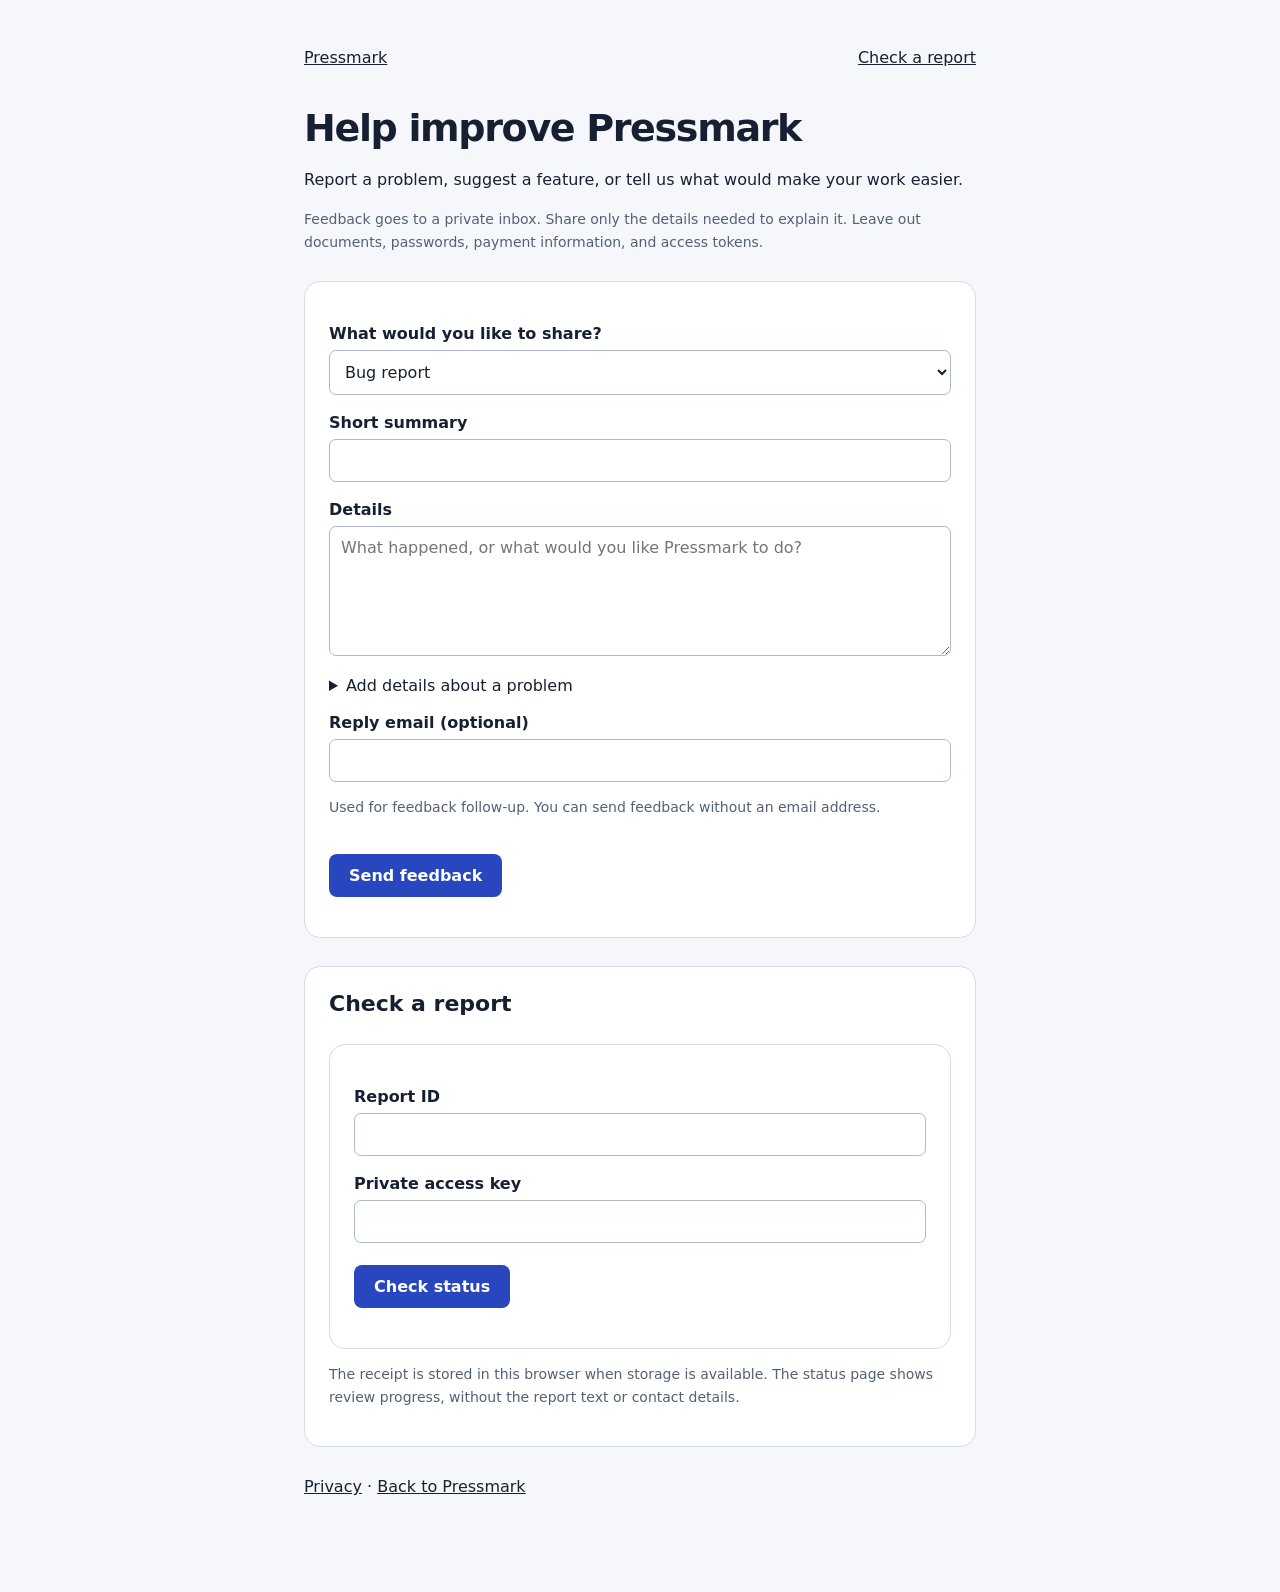
<file: src/feedback.html>
<!doctype html>
<!-- Author: Daniel Hallman -->
<html lang="en"><head><meta charset="utf-8"><meta name="viewport" content="width=device-width,initial-scale=1"><meta name="robots" content="noindex,nofollow"><title>Give feedback | Pressmark</title>
<style>
:root{color-scheme:light dark;font-family:Inter,ui-sans-serif,system-ui,sans-serif;color:light-dark(#172033,#e5eaf3);background:light-dark(#f5f7fa,#10151f)}*{box-sizing:border-box}body{margin:0}main{max-width:720px;margin:48px auto;padding:0 24px 48px}nav{display:flex;justify-content:space-between;gap:20px;margin-bottom:40px}a{color:inherit}h1{font-size:clamp(28px,5vw,38px);letter-spacing:-.035em;line-height:1.15;margin:0 0 16px}h2{font-size:22px;margin:0 0 16px}p{line-height:1.6}form,section{margin-top:28px;padding:24px;border:1px solid light-dark(#d5dce7,#394251);border-radius:16px;background:light-dark(#fff,#18202c)}label{display:block;font-weight:550;margin:18px 0 7px}input,textarea,select,button{font:inherit}input,textarea,select{display:block;width:100%;padding:11px;border:1px solid light-dark(#adb9c9,#5c6a7c);border-radius:7px;background:light-dark(#fff,#10151f);color:inherit}textarea{resize:vertical;min-height:130px}button{margin-top:22px;padding:12px 20px;background:light-dark(#2847bf,#9bb1ff);color:light-dark(#fff,#10151f);border:0;border-radius:8px;font-weight:600;cursor:pointer}button:disabled{opacity:.6;cursor:wait}button:focus-visible,a:focus-visible,input:focus-visible,textarea:focus-visible,select:focus-visible,summary:focus-visible{outline:3px solid #6c8dff;outline-offset:3px}.note{font-size:14px;color:light-dark(#536176,#a7b5c9)}.message{white-space:pre-wrap;overflow-wrap:anywhere}.trap{display:none}details{margin-top:20px}summary{cursor:pointer}code{overflow-wrap:anywhere}footer{margin-top:30px}.success{border-color:light-dark(#27825a,#65c795)}@media(max-width:480px){main{margin-top:24px;padding-inline:16px}form,section{padding:18px}nav{margin-bottom:30px}}
</style></head><body><main>
<nav aria-label="Page navigation"><a href="/">Pressmark</a><a href="#check">Check a report</a></nav>
<h1>Help improve Pressmark</h1><p>Report a problem, suggest a feature, or tell us what would make your work easier.</p>
<p class="note">Feedback goes to a private inbox. Share only the details needed to explain it. Leave out documents, passwords, payment information, and access tokens.</p>
<form id="feedbackForm"><label for="kind">What would you like to share?</label><select id="kind" name="kind"><option value="bug">Bug report</option><option value="feature">Feature request</option><option value="general">General feedback</option></select>
<label for="summary">Short summary</label><input id="summary" name="summary" required maxlength="160" autocomplete="off">
<label for="description">Details</label><textarea id="description" name="description" required maxlength="6000" placeholder="What happened, or what would you like Pressmark to do?"></textarea>
<details><summary>Add details about a problem</summary><label for="steps">Steps to reproduce</label><textarea id="steps" name="steps" maxlength="3000"></textarea><label for="expected">What did you expect?</label><textarea id="expected" name="expected" maxlength="1500"></textarea><label for="actual">What happened instead?</label><textarea id="actual" name="actual" maxlength="1500"></textarea></details>
<label for="reply_email">Reply email (optional)</label><input id="reply_email" name="reply_email" type="email" maxlength="254" autocomplete="email"><p class="note">Used for feedback follow-up. You can send feedback without an email address.</p>
<div class="trap" aria-hidden="true"><label for="website">Website</label><input id="website" name="website" tabindex="-1" autocomplete="off"></div>
<button id="send" type="submit">Send feedback</button><p id="sendMessage" class="message" role="status" aria-live="polite"></p></form>
<section id="receipt" hidden class="success" aria-labelledby="receiptTitle"><h2 id="receiptTitle">Feedback received</h2><p id="reportId" class="message"></p><p>Your private receipt lets you check the report later. Save it before leaving this browser.</p><button id="saveReceipt" type="button">Save private receipt</button></section>
<section id="check" aria-labelledby="checkTitle"><h2 id="checkTitle">Check a report</h2><form id="statusForm"><label for="report_id">Report ID</label><input id="report_id" required autocomplete="off"><label for="access_key">Private access key</label><input id="access_key" type="password" required maxlength="64" autocomplete="off"><button type="submit">Check status</button><p id="statusMessage" class="message" role="status" aria-live="polite"></p></form><p class="note">The receipt is stored in this browser when storage is available. The status page shows review progress, without the report text or contact details.</p></section>
<footer><a href="/privacy">Privacy</a> · <a href="/">Back to Pressmark</a></footer>
</main><script>
(()=>{'use strict';let requestId=crypto.randomUUID(),receipt=null,lastPayload='';const byId=id=>document.getElementById(id);try{receipt=JSON.parse(localStorage.getItem('pressmark-feedback-receipt')||'null');}catch{}
function fillReceipt(value){receipt=value;byId('report_id').value=value.report_id;byId('access_key').value=value.access_key;byId('reportId').textContent='Report ID: '+value.report_id;byId('receipt').hidden=false;try{localStorage.setItem('pressmark-feedback-receipt',JSON.stringify(value));}catch{}}
if(receipt&&typeof receipt.report_id==='string'&&typeof receipt.access_key==='string')fillReceipt(receipt);
async function post(path,payload){const response=await fetch(path,{method:'POST',headers:{'Content-Type':'application/json'},body:JSON.stringify(payload),cache:'no-store'});let data;try{data=await response.json();}catch{throw new Error('The response could not be confirmed. Keep your text and try again.');}if(!response.ok)throw new Error(data.message||'The request could not be confirmed. Please check the details and try again.');return data;}
byId('feedbackForm').addEventListener('submit',async event=>{event.preventDefault();const payload=Object.fromEntries(new FormData(event.currentTarget));payload.version='web';const encoded=JSON.stringify(payload);if(lastPayload&&lastPayload!==encoded)requestId=crypto.randomUUID();lastPayload=encoded;payload.request_id=requestId;byId('send').disabled=true;byId('sendMessage').textContent='Sending feedback…';try{const data=await post('/api/v1/feedback',payload);if(!data.report_id||!data.access_key)throw new Error('The report could not be confirmed. Keep your text and retry.');fillReceipt(data);byId('sendMessage').textContent='Received. Your report is ready for review.';byId('feedbackForm').reset();requestId=crypto.randomUUID();lastPayload='';}catch(error){byId('sendMessage').textContent=error.message;}finally{byId('send').disabled=false;}});
byId('statusForm').addEventListener('submit',async event=>{event.preventDefault();byId('statusMessage').textContent='Checking…';try{const data=await post('/api/v1/feedback/status',{report_id:byId('report_id').value.trim(),access_key:byId('access_key').value.trim()});byId('statusMessage').textContent='Status: '+data.status.replaceAll('_',' ');}catch(error){byId('statusMessage').textContent=error.message;}});
byId('saveReceipt').addEventListener('click',()=>{if(!receipt)return;const url=URL.createObjectURL(new Blob([JSON.stringify(receipt,null,2)],{type:'application/json'}));const link=document.createElement('a');link.href=url;link.download='pressmark-feedback-receipt.json';link.click();setTimeout(()=>URL.revokeObjectURL(url),1000);});
})();
</script></body></html>
</file>
